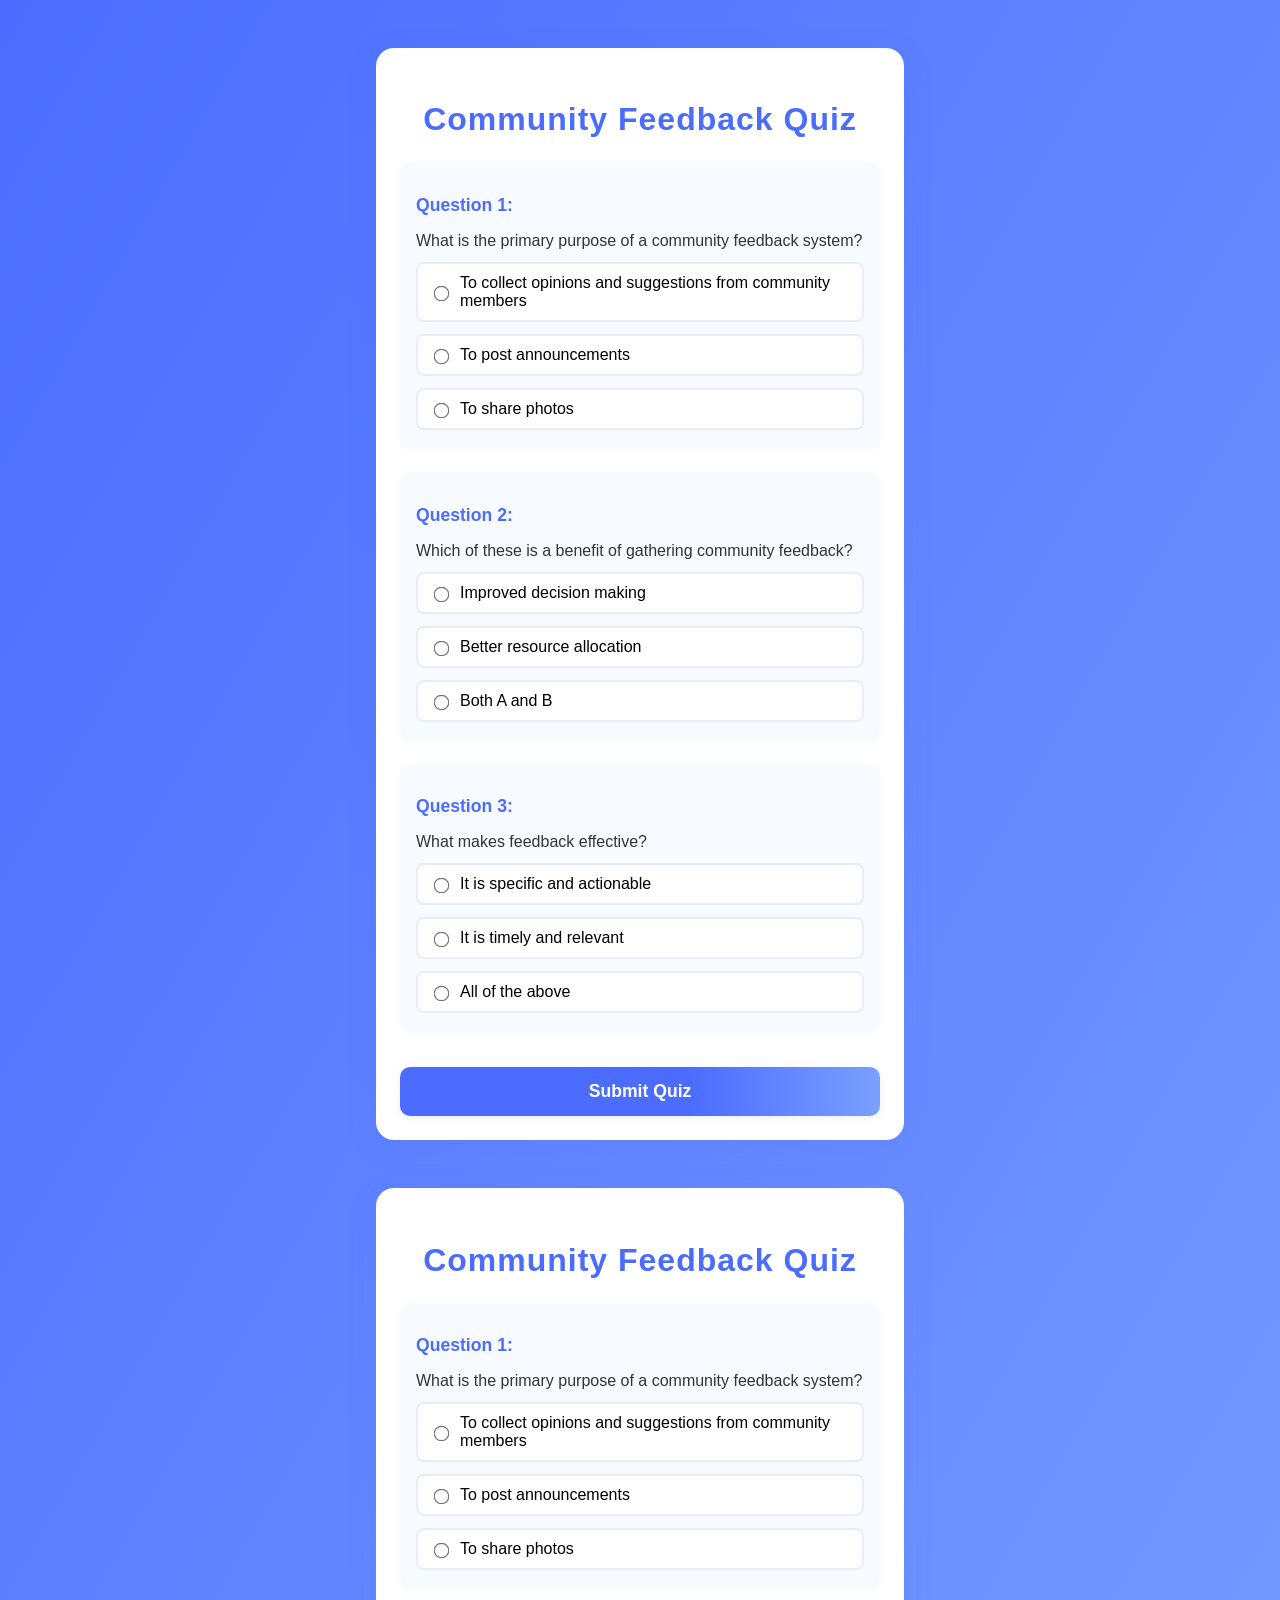
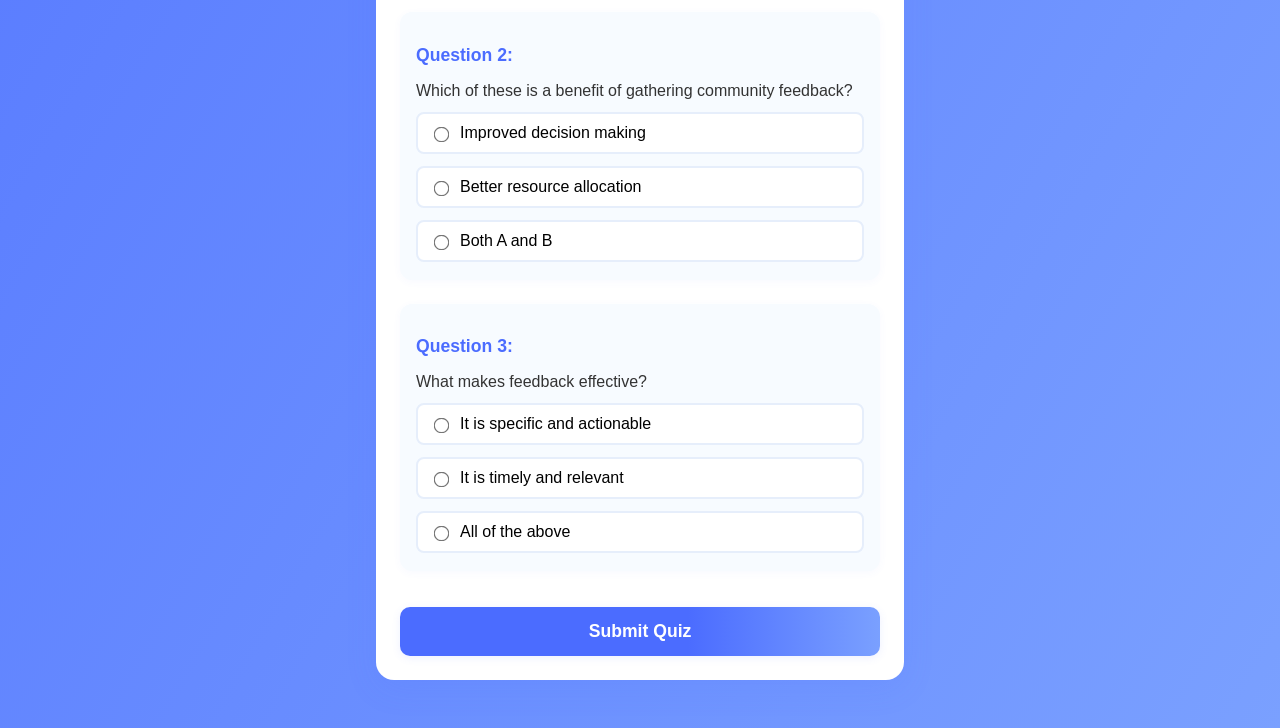
<file: frontend/quiz.html>
<!DOCTYPE html>
<html lang="en">
<head>
    <meta charset="UTF-8">
    <meta name="viewport" content="width=device-width, initial-scale=1.0">
    <title>Community Feedback quiz</title>
    <link rel="stylesheet" href="quiz.css">
</head>
<body>
    <div class="quiz-container">
        <h1>Community Feedback Quiz</h1>
        <div id="quiz">
            <div class="question-container">
                <h2>Question 1:</h2>
                <p>What is the primary purpose of a community feedback system?</p>
                <div class="options">
                    <label class="option">
                        <input type="radio" name="q1" value="a">
                        <span>To collect opinions and suggestions from community members</span>
                    </label>
                    <label class="option">
                        <input type="radio" name="q1" value="b">
                        <span>To post announcements</span>
                    </label>
                    <label class="option">
                        <input type="radio" name="q1" value="c">
                        <span>To share photos</span>
                    </label>
                </div>
            </div>

            <div class="question-container">
                <h2>Question 2:</h2>
                <p>Which of these is a benefit of gathering community feedback?</p>
                <div class="options">
                    <label class="option">
                        <input type="radio" name="q2" value="a">
                        <span>Improved decision making</span>
                    </label>
                    <label class="option">
                        <input type="radio" name="q2" value="b">
                        <span>Better resource allocation</span>
                    </label>
                    <label class="option">
                        <input type="radio" name="q2" value="c">
                        <span>Both A and B</span>
                    </label>
                </div>
            </div>

            <div class="question-container">
                <h2>Question 3:</h2>
                <p>What makes feedback effective?</p>
                <div class="options">
                    <label class="option">
                        <input type="radio" name="q3" value="a">
                        <span>It is specific and actionable</span>
                    </label>
                    <label class="option">
                        <input type="radio" name="q3" value="b">
                        <span>It is timely and relevant</span>
                    </label>
                    <label class="option">
                        <input type="radio" name="q3" value="c">
                        <span>All of the above</span>
                    </label>
                </div>
            </div>

            <button id="submit" class="submit-btn">Submit Quiz</button>
            <div id="results" class="results"></div>
        </div>
    </div>

    <script>
        document.getElementById('submit').addEventListener('click', function() {
            const answers = {q1: 'a', q2: 'c', q3: 'c'};
            let score = 0;
            let total = Object.keys(answers).length;

            for (let question in answers) {
                const selected = document.querySelector(`input[name="${question}"]:checked`);
                if (selected && selected.value === answers[question]) {
                    score++;
                }
            }

            const results = document.getElementById('results');
            results.innerHTML = `You got ${score} out of ${total} correct!`;
            results.style.display = 'block';
        });
    </script>
</body>
</html>
<!DOCTYPE html>
<html lang="en">
<head>
    <meta charset="UTF-8">
    <meta name="viewport" content="width=device-width, initial-scale=1.0">
    <title>Community Feedback Quiz</title>
    <link rel="stylesheet" href="quiz.css">
</head>
<body>
    <div class="quiz-container">
        <h1>Community Feedback Quiz</h1>
        <div id="quiz">
            <div class="question-container">
                <h2>Question 1:</h2>
                <p>What is the primary purpose of a community feedback system?</p>
                <div class="options">
                    <label class="option">
                        <input type="radio" name="q1" value="a">
                        <span>To collect opinions and suggestions from community members</span>
                    </label>
                    <label class="option">
                        <input type="radio" name="q1" value="b">
                        <span>To post announcements</span>
                    </label>
                    <label class="option">
                        <input type="radio" name="q1" value="c">
                        <span>To share photos</span>
                    </label>
                </div>
            </div>

            <div class="question-container">
                <h2>Question 2:</h2>
                <p>Which of these is a benefit of gathering community feedback?</p>
                <div class="options">
                    <label class="option">
                        <input type="radio" name="q2" value="a">
                        <span>Improved decision making</span>
                    </label>
                    <label class="option">
                        <input type="radio" name="q2" value="b">
                        <span>Better resource allocation</span>
                    </label>
                    <label class="option">
                        <input type="radio" name="q2" value="c">
                        <span>Both A and B</span>
                    </label>
                </div>
            </div>

            <div class="question-container">
                <h2>Question 3:</h2>
                <p>What makes feedback effective?</p>
                <div class="options">
                    <label class="option">
                        <input type="radio" name="q3" value="a">
                        <span>It is specific and actionable</span>
                    </label>
                    <label class="option">
                        <input type="radio" name="q3" value="b">
                        <span>It is timely and relevant</span>
                    </label>
                    <label class="option">
                        <input type="radio" name="q3" value="c">
                        <span>All of the above</span>
                    </label>
                </div>
            </div>

            <button id="submit" class="submit-btn">Submit Quiz</button>
            <div id="results" class="results"></div>
        </div>
    </div>

    <script>
        document.getElementById('submit').addEventListener('click', function() {
            const answers = {q1: 'a', q2: 'c', q3: 'c'};
            let score = 0;
            let total = Object.keys(answers).length;

            for (let question in answers) {
                const selected = document.querySelector(`input[name="${question}"]:checked`);
                if (selected && selected.value === answers[question]) {
                    score++;
                }
            }

            const results = document.getElementById('results');
            results.innerHTML = `You got ${score} out of ${total} correct!`;
            results.style.display = 'block';
        });
    </script>
</body>
</html>
</file>
<file: frontend/quiz.css>
body {
    font-family: 'Segoe UI', 'Inter', Arial, sans-serif;
    background: linear-gradient(120deg, #4b6cff 0%, #7aa0ff 100%);
    margin: 0;
    min-height: 100vh;
}
.quiz-container {
    max-width: 480px;
    margin: 48px auto;
    background: #fff;
    border-radius: 18px;
    box-shadow: 0 8px 32px rgba(75,108,255,0.12);
    padding: 32px 24px 24px 24px;
    position: relative;
}
h1 {
    text-align: center;
    color: #4b6cff;
    font-size: 2rem;
    margin-bottom: 24px;
    letter-spacing: 1px;
}
.question-container {
    background: #f7fbff;
    border-radius: 12px;
    margin-bottom: 24px;
    padding: 18px 16px;
    box-shadow: 0 2px 8px rgba(75,108,255,0.04);
}
h2 {
    font-size: 1.1rem;
    color: #4b6cff;
    margin-bottom: 8px;
}
p {
    color: #333;
    margin-bottom: 12px;
}
.options {
    display: flex;
    flex-direction: column;
    gap: 12px;
}
.option {
    display: flex;
    align-items: center;
    background: #fff;
    border: 2px solid #e6eefb;
    border-radius: 8px;
    padding: 10px 12px;
    cursor: pointer;
    transition: border-color 0.2s, box-shadow 0.2s;
}
.option:hover, .option input[type="radio"]:focus + span {
    border-color: #4b6cff;
    box-shadow: 0 2px 8px rgba(75,108,255,0.08);
}
.option input[type="radio"] {
    accent-color: #4b6cff;
    margin-right: 12px;
    transform: scale(1.2);
}
.submit-btn {
    width: 100%;
    padding: 14px;
    background: linear-gradient(90deg, #4b6cff 60%, #7aa0ff 100%);
    color: #fff;
    border: none;
    border-radius: 10px;
    font-size: 1.1rem;
    font-weight: 600;
    cursor: pointer;
    margin-top: 12px;
    box-shadow: 0 2px 8px rgba(75,108,255,0.10);
    transition: background 0.2s;
}
.submit-btn:hover {
    background: linear-gradient(90deg, #7aa0ff 0%, #4b6cff 100%);
}
.results {
    display: none;
    margin-top: 18px;
    padding: 14px;
    background: #e8f0fe;
    border-radius: 8px;
    text-align: center;
    font-weight: bold;
    color: #4b6cff;
    font-size: 1.1rem;
    box-shadow: 0 2px 8px rgba(75,108,255,0.06);
}
@media (max-width: 600px) {
    .quiz-container {
        max-width: 98vw;
        margin: 16px;
        padding: 16px 8px;
    }
    h1 {
        font-size: 1.3rem;
    }
    .question-container {
        padding: 10px 6px;
    }
    .option {
        padding: 8px 6px;
    }
}
</file>
